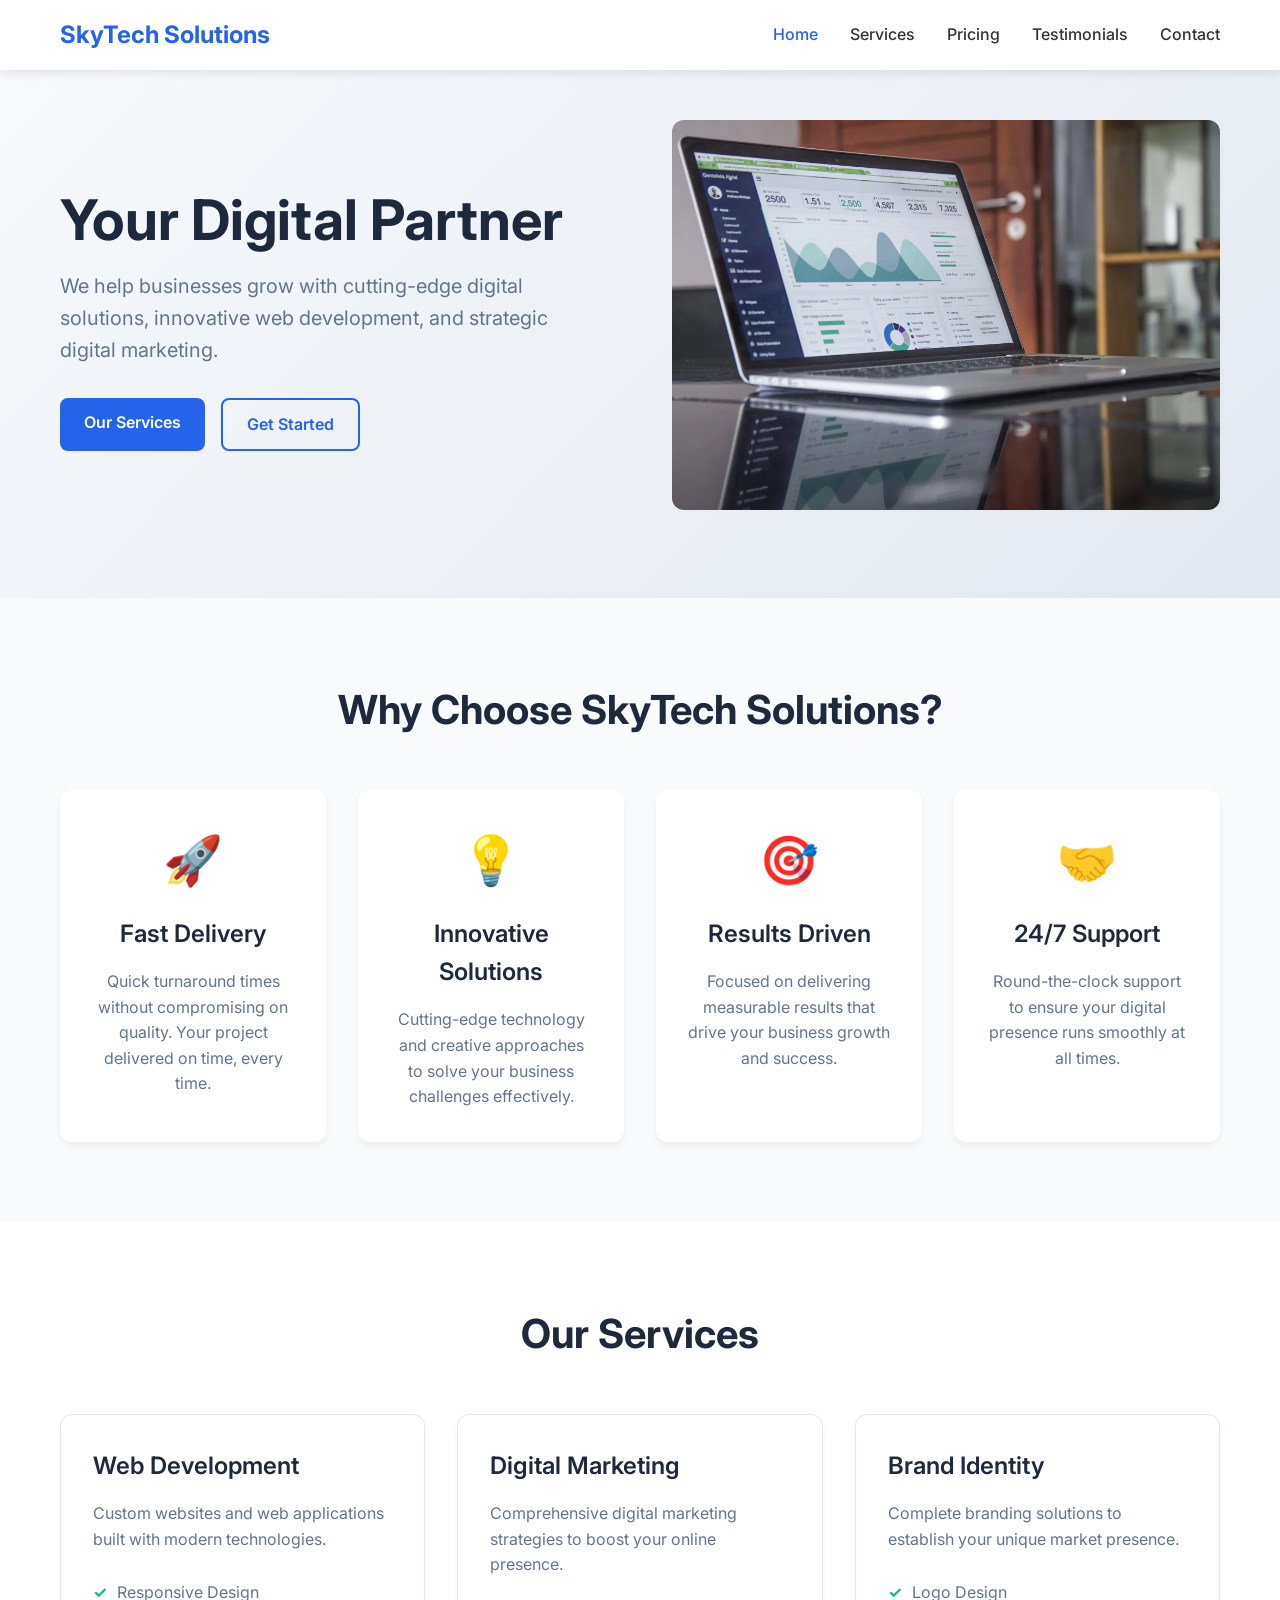
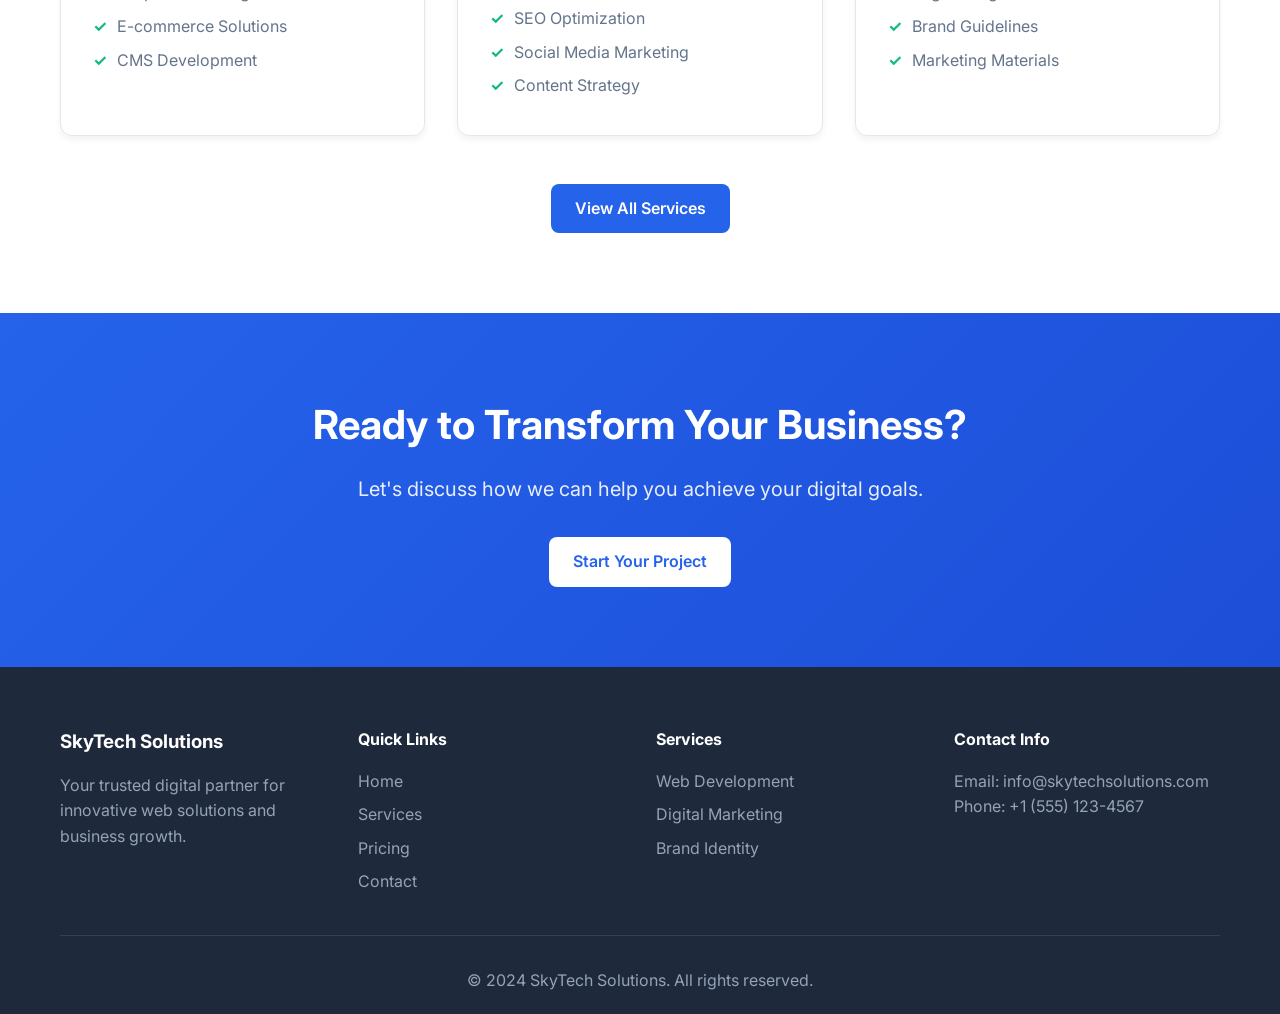
<file: index.html>
<!DOCTYPE html>
<html lang="en">
<head>
    <meta charset="UTF-8">
    <meta name="viewport" content="width=device-width, initial-scale=1.0">
    <title>SkyTech Solutions - Your Digital Partner</title>
    <link rel="stylesheet" href="styles.css">
    <link href="https://fonts.googleapis.com/css2?family=Inter:wght@300;400;500;600;700&display=swap" rel="stylesheet">
</head>
<body>
    <!-- Navigation -->
    <nav class="navbar" id="navbar">
        <div class="nav-container">
            <div class="nav-logo">
                <h2>SkyTech Solutions</h2>
            </div>
            <ul class="nav-menu" id="nav-menu">
                <li class="nav-item">
                    <a href="index.html" class="nav-link active">Home</a>
                </li>
                <li class="nav-item">
                    <a href="services.html" class="nav-link">Services</a>
                </li>
                <li class="nav-item">
                    <a href="pricing.html" class="nav-link">Pricing</a>
                </li>
                <li class="nav-item">
                    <a href="testimonials.html" class="nav-link">Testimonials</a>
                </li>
                <li class="nav-item">
                    <a href="contact.html" class="nav-link">Contact</a>
                </li>
            </ul>
            <div class="hamburger" id="hamburger">
                <span class="bar"></span>
                <span class="bar"></span>
                <span class="bar"></span>
            </div>
        </div>
    </nav>

    <!-- Hero Section -->
    <section class="hero">
        <div class="hero-container">
            <div class="hero-content">
                <h1 class="hero-title">Your Digital Partner</h1>
                <p class="hero-subtitle">We help businesses grow with cutting-edge digital solutions, innovative web development, and strategic digital marketing.</p>
                <div class="hero-buttons">
                    <a href="services.html" class="btn btn-primary">Our Services</a>
                    <a href="contact.html" class="btn btn-secondary">Get Started</a>
                </div>
            </div>
            <div class="hero-image">
                <img src="images/Digital Solutions.webp" alt="Digital Solutions">
            </div>
        </div>
    </section>

    <!-- Features Section -->
    <section class="features">
        <div class="container">
            <h2 class="section-title">Why Choose SkyTech Solutions?</h2>
            <div class="features-grid">
                <div class="feature-card">
                    <div class="feature-icon">🚀</div>
                    <h3>Fast Delivery</h3>
                    <p>Quick turnaround times without compromising on quality. Your project delivered on time, every time.</p>
                </div>
                <div class="feature-card">
                    <div class="feature-icon">💡</div>
                    <h3>Innovative Solutions</h3>
                    <p>Cutting-edge technology and creative approaches to solve your business challenges effectively.</p>
                </div>
                <div class="feature-card">
                    <div class="feature-icon">🎯</div>
                    <h3>Results Driven</h3>
                    <p>Focused on delivering measurable results that drive your business growth and success.</p>
                </div>
                <div class="feature-card">
                    <div class="feature-icon">🤝</div>
                    <h3>24/7 Support</h3>
                    <p>Round-the-clock support to ensure your digital presence runs smoothly at all times.</p>
                </div>
            </div>
        </div>
    </section>

    <!-- Services Preview -->
    <section class="services-preview">
        <div class="container">
            <h2 class="section-title">Our Services</h2>
            <div class="services-grid">
                <div class="service-card">
                    <h3>Web Development</h3>
                    <p>Custom websites and web applications built with modern technologies.</p>
                    <ul>
                        <li>Responsive Design</li>
                        <li>E-commerce Solutions</li>
                        <li>CMS Development</li>
                    </ul>
                </div>
                <div class="service-card">
                    <h3>Digital Marketing</h3>
                    <p>Comprehensive digital marketing strategies to boost your online presence.</p>
                    <ul>
                        <li>SEO Optimization</li>
                        <li>Social Media Marketing</li>
                        <li>Content Strategy</li>
                    </ul>
                </div>
                <div class="service-card">
                    <h3>Brand Identity</h3>
                    <p>Complete branding solutions to establish your unique market presence.</p>
                    <ul>
                        <li>Logo Design</li>
                        <li>Brand Guidelines</li>
                        <li>Marketing Materials</li>
                    </ul>
                </div>
            </div>
            <div class="text-center">
                <a href="services.html" class="btn btn-primary">View All Services</a>
            </div>
        </div>
    </section>

    <!-- CTA Section -->
    <section class="cta">
        <div class="container">
            <div class="cta-content">
                <h2>Ready to Transform Your Business?</h2>
                <p>Let's discuss how we can help you achieve your digital goals.</p>
                <a href="contact.html" class="btn btn-white">Start Your Project</a>
            </div>
        </div>
    </section>

    <!-- Footer -->
    <footer class="footer">
        <div class="container">
            <div class="footer-content">
                <div class="footer-section">
                    <h3>SkyTech Solutions</h3>
                    <p>Your trusted digital partner for innovative web solutions and business growth.</p>
                </div>
                <div class="footer-section">
                    <h4>Quick Links</h4>
                    <ul>
                        <li><a href="index.html">Home</a></li>
                        <li><a href="services.html">Services</a></li>
                        <li><a href="pricing.html">Pricing</a></li>
                        <li><a href="contact.html">Contact</a></li>
                    </ul>
                </div>
                <div class="footer-section">
                    <h4>Services</h4>
                    <ul>
                        <li><a href="services.html">Web Development</a></li>
                        <li><a href="services.html">Digital Marketing</a></li>
                        <li><a href="services.html">Brand Identity</a></li>
                    </ul>
                </div>
                <div class="footer-section">
                    <h4>Contact Info</h4>
                    <p>Email: info@skytechsolutions.com</p>
                    <p>Phone: +1 (555) 123-4567</p>
                </div>
            </div>
            <div class="footer-bottom">
                <p>&copy; 2024 SkyTech Solutions. All rights reserved.</p>
            </div>
        </div>
    </footer>
    <script src="script.js"></script>
</body>
</html>
</file>
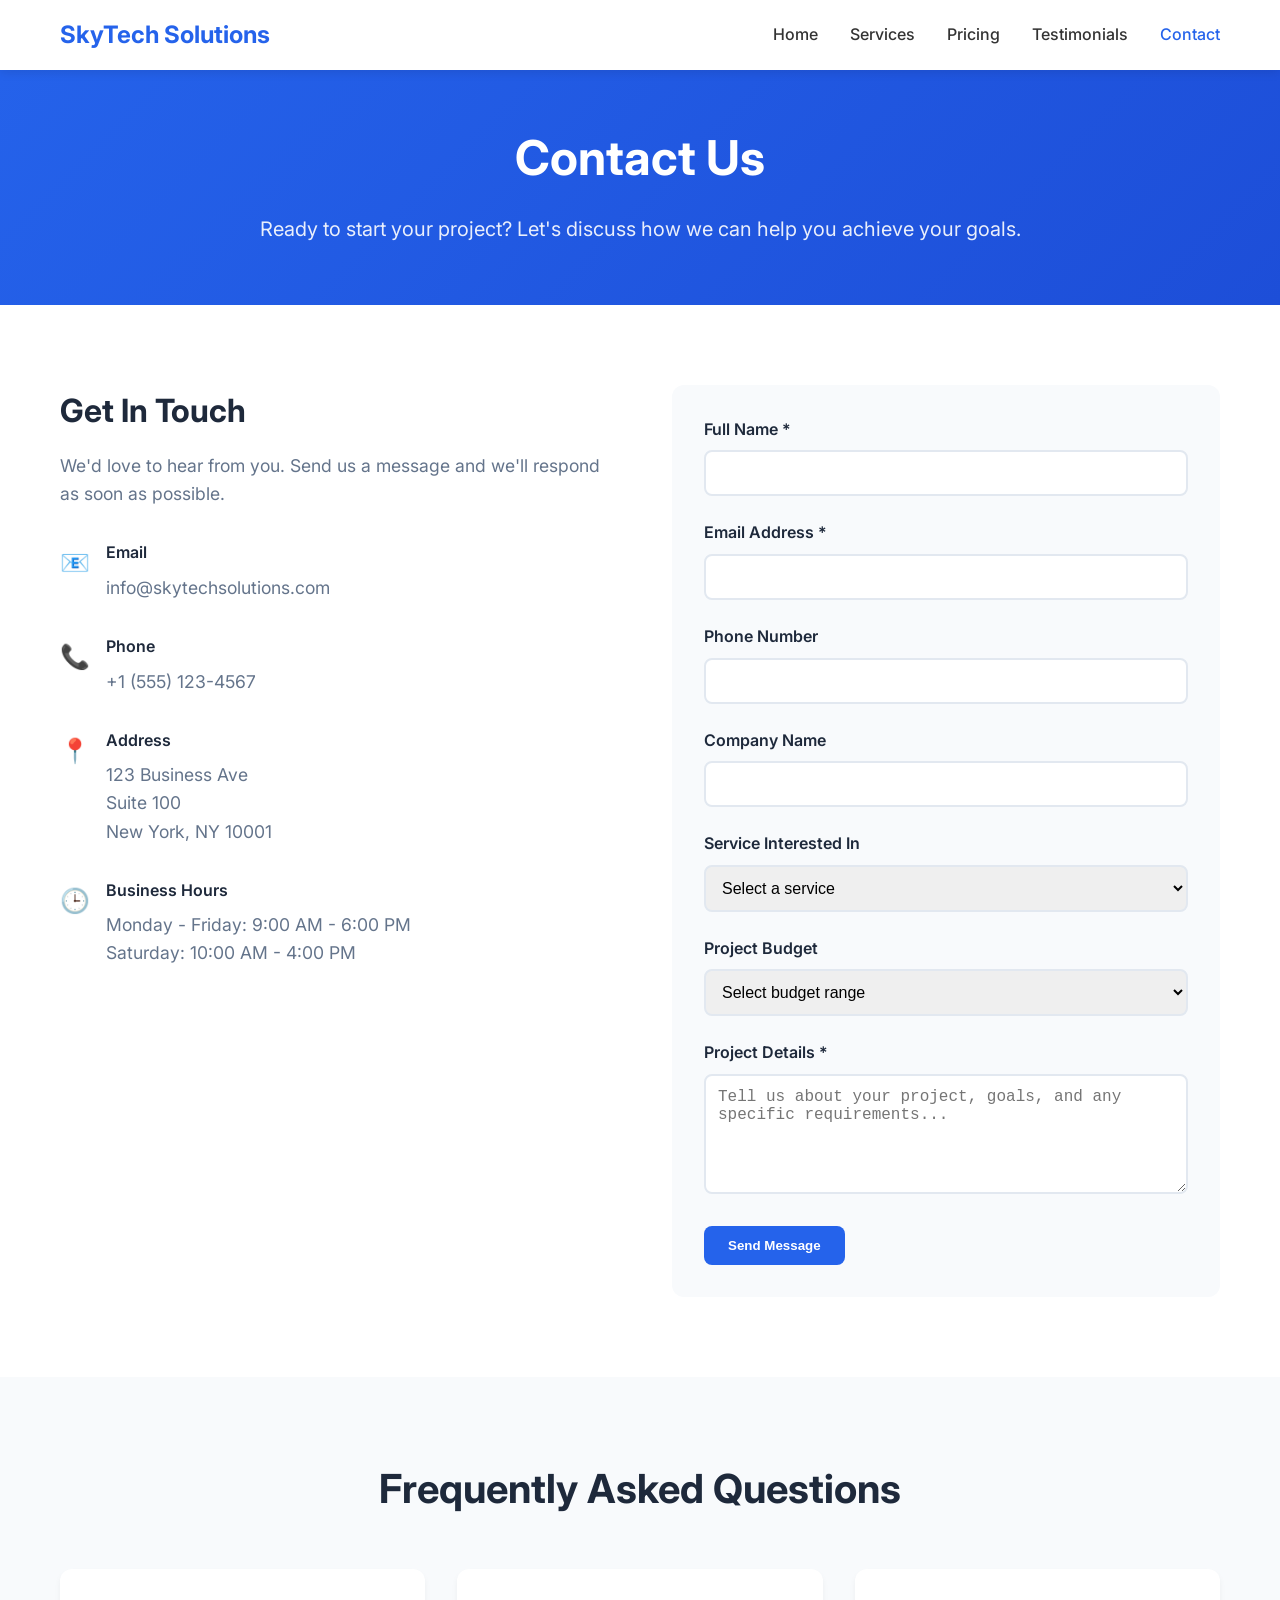
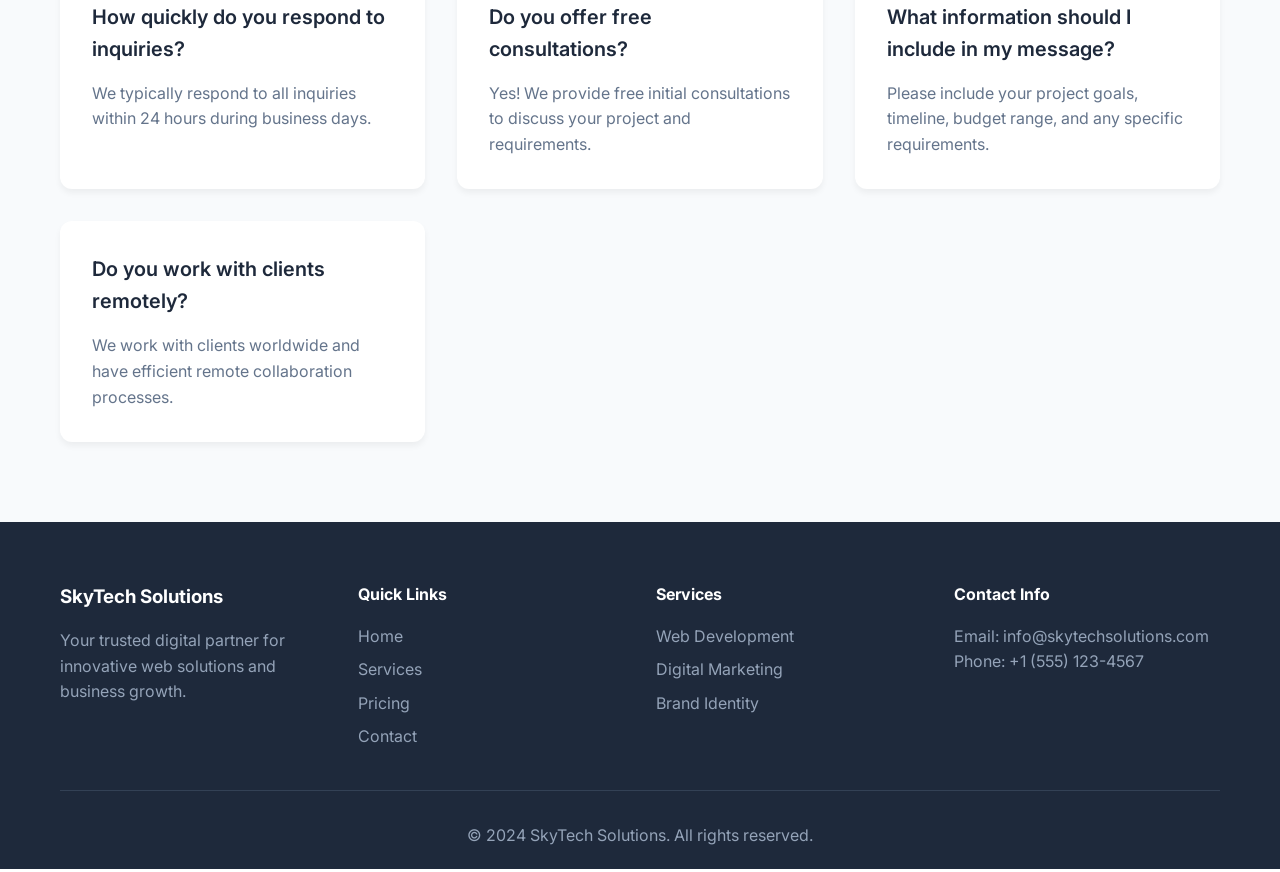
<file: contact.html>
<!DOCTYPE html>
<html lang="en">
<head>
    <meta charset="UTF-8">
    <meta name="viewport" content="width=device-width, initial-scale=1.0">
    <title>Contact - SkyTech Solutions</title>
    <link rel="stylesheet" href="styles.css">
    <link href="https://fonts.googleapis.com/css2?family=Inter:wght@300;400;500;600;700&display=swap" rel="stylesheet">
</head>
<body>
    <!-- Navigation -->
    <nav class="navbar" id="navbar">
        <div class="nav-container">
            <div class="nav-logo">
                <h2>SkyTech Solutions</h2>
            </div>
            <ul class="nav-menu" id="nav-menu">
                <li class="nav-item">
                    <a href="index.html" class="nav-link">Home</a>
                </li>
                <li class="nav-item">
                    <a href="services.html" class="nav-link">Services</a>
                </li>
                <li class="nav-item">
                    <a href="pricing.html" class="nav-link">Pricing</a>
                </li>
                <li class="nav-item">
                    <a href="testimonials.html" class="nav-link">Testimonials</a>
                </li>
                <li class="nav-item">
                    <a href="contact.html" class="nav-link active">Contact</a>
                </li>
            </ul>
            <div class="hamburger" id="hamburger">
                <span class="bar"></span>
                <span class="bar"></span>
                <span class="bar"></span>
            </div>
        </div>
    </nav>

    <!-- Page Header -->
    <section class="page-header">
        <div class="container">
            <h1>Contact Us</h1>
            <p>Ready to start your project? Let's discuss how we can help you achieve your goals.</p>
        </div>
    </section>

    <!-- Contact Section -->
    <section class="contact">
        <div class="container">
            <div class="contact-content">
                <div class="contact-info">
                    <h2>Get In Touch</h2>
                    <p>We'd love to hear from you. Send us a message and we'll respond as soon as possible.</p>
                    
                    <div class="contact-details">
                        <div class="contact-item">
                            <div class="contact-icon">📧</div>
                            <div class="contact-text">
                                <h4>Email</h4>
                                <p>info@skytechsolutions.com</p>
                            </div>
                        </div>
                        
                        <div class="contact-item">
                            <div class="contact-icon">📞</div>
                            <div class="contact-text">
                                <h4>Phone</h4>
                                <p>+1 (555) 123-4567</p>
                            </div>
                        </div>
                        
                        <div class="contact-item">
                            <div class="contact-icon">📍</div>
                            <div class="contact-text">
                                <h4>Address</h4>
                                <p>123 Business Ave<br>Suite 100<br>New York, NY 10001</p>
                            </div>
                        </div>
                        
                        <div class="contact-item">
                            <div class="contact-icon">🕒</div>
                            <div class="contact-text">
                                <h4>Business Hours</h4>
                                <p>Monday - Friday: 9:00 AM - 6:00 PM<br>Saturday: 10:00 AM - 4:00 PM</p>
                            </div>
                        </div>
                    </div>
                </div>
                
                <div class="contact-form">
                    <form id="contactForm">
                        <div class="form-group">
                            <label for="name">Full Name *</label>
                            <input type="text" id="name" name="name" required>
                        </div>
                        
                        <div class="form-group">
                            <label for="email">Email Address *</label>
                            <input type="email" id="email" name="email" required>
                        </div>
                        
                        <div class="form-group">
                            <label for="phone">Phone Number</label>
                            <input type="tel" id="phone" name="phone">
                        </div>
                        
                        <div class="form-group">
                            <label for="company">Company Name</label>
                            <input type="text" id="company" name="company">
                        </div>
                        
                        <div class="form-group">
                            <label for="service">Service Interested In</label>
                            <select id="service" name="service">
                                <option value="">Select a service</option>
                                <option value="web-development">Web Development</option>
                                <option value="digital-marketing">Digital Marketing</option>
                                <option value="brand-identity">Brand Identity</option>
                                <option value="e-commerce">E-commerce Solutions</option>
                                <option value="maintenance">Website Maintenance</option>
                                <option value="other">Other</option>
                            </select>
                        </div>
                        
                        <div class="form-group">
                            <label for="budget">Project Budget</label>
                            <select id="budget" name="budget">
                                <option value="">Select budget range</option>
                                <option value="under-1k">Under $1,000</option>
                                <option value="1k-5k">$1,000 - $5,000</option>
                                <option value="5k-10k">$5,000 - $10,000</option>
                                <option value="10k-plus">$10,000+</option>
                            </select>
                        </div>
                        
                        <div class="form-group">
                            <label for="message">Project Details *</label>
                            <textarea id="message" name="message" rows="5" placeholder="Tell us about your project, goals, and any specific requirements..." required></textarea>
                        </div>
                        
                        <button type="submit" class="btn btn-primary">Send Message</button>
                    </form>
                </div>
            </div>
        </div>
    </section>

    <!-- FAQ Section -->
    <section class="contact-faq">
        <div class="container">
            <h2 class="section-title">Frequently Asked Questions</h2>
            <div class="faq-grid">
                <div class="faq-item">
                    <h3>How quickly do you respond to inquiries?</h3>
                    <p>We typically respond to all inquiries within 24 hours during business days.</p>
                </div>
                <div class="faq-item">
                    <h3>Do you offer free consultations?</h3>
                    <p>Yes! We provide free initial consultations to discuss your project and requirements.</p>
                </div>
                <div class="faq-item">
                    <h3>What information should I include in my message?</h3>
                    <p>Please include your project goals, timeline, budget range, and any specific requirements.</p>
                </div>
                <div class="faq-item">
                    <h3>Do you work with clients remotely?</h3>
                    <p>We work with clients worldwide and have efficient remote collaboration processes.</p>
                </div>
            </div>
        </div>
    </section>

    <!-- Footer -->
    <footer class="footer">
        <div class="container">
            <div class="footer-content">
                <div class="footer-section">
                    <h3>SkyTech Solutions</h3>
                    <p>Your trusted digital partner for innovative web solutions and business growth.</p>
                </div>
                <div class="footer-section">
                    <h4>Quick Links</h4>
                    <ul>
                        <li><a href="index.html">Home</a></li>
                        <li><a href="services.html">Services</a></li>
                        <li><a href="pricing.html">Pricing</a></li>
                        <li><a href="contact.html">Contact</a></li>
                    </ul>
                </div>
                <div class="footer-section">
                    <h4>Services</h4>
                    <ul>
                        <li><a href="services.html">Web Development</a></li>
                        <li><a href="services.html">Digital Marketing</a></li>
                        <li><a href="services.html">Brand Identity</a></li>
                    </ul>
                </div>
                <div class="footer-section">
                    <h4>Contact Info</h4>
                    <p>Email: info@skytechsolutions.com</p>
                    <p>Phone: +1 (555) 123-4567</p>
                </div>
            </div>
            <div class="footer-bottom">
                <p>&copy; 2024 SkyTech Solutions. All rights reserved.</p>
            </div>
        </div>
    </footer>

    <script>
        // Simple form handling
        document.getElementById('contactForm').addEventListener('submit', function(e) {
            e.preventDefault();
            alert('Thank you for your message! We will get back to you soon.');
            this.reset();
        });
    </script>
    <script src="script.js"></script>
</body>
</html>
</file>
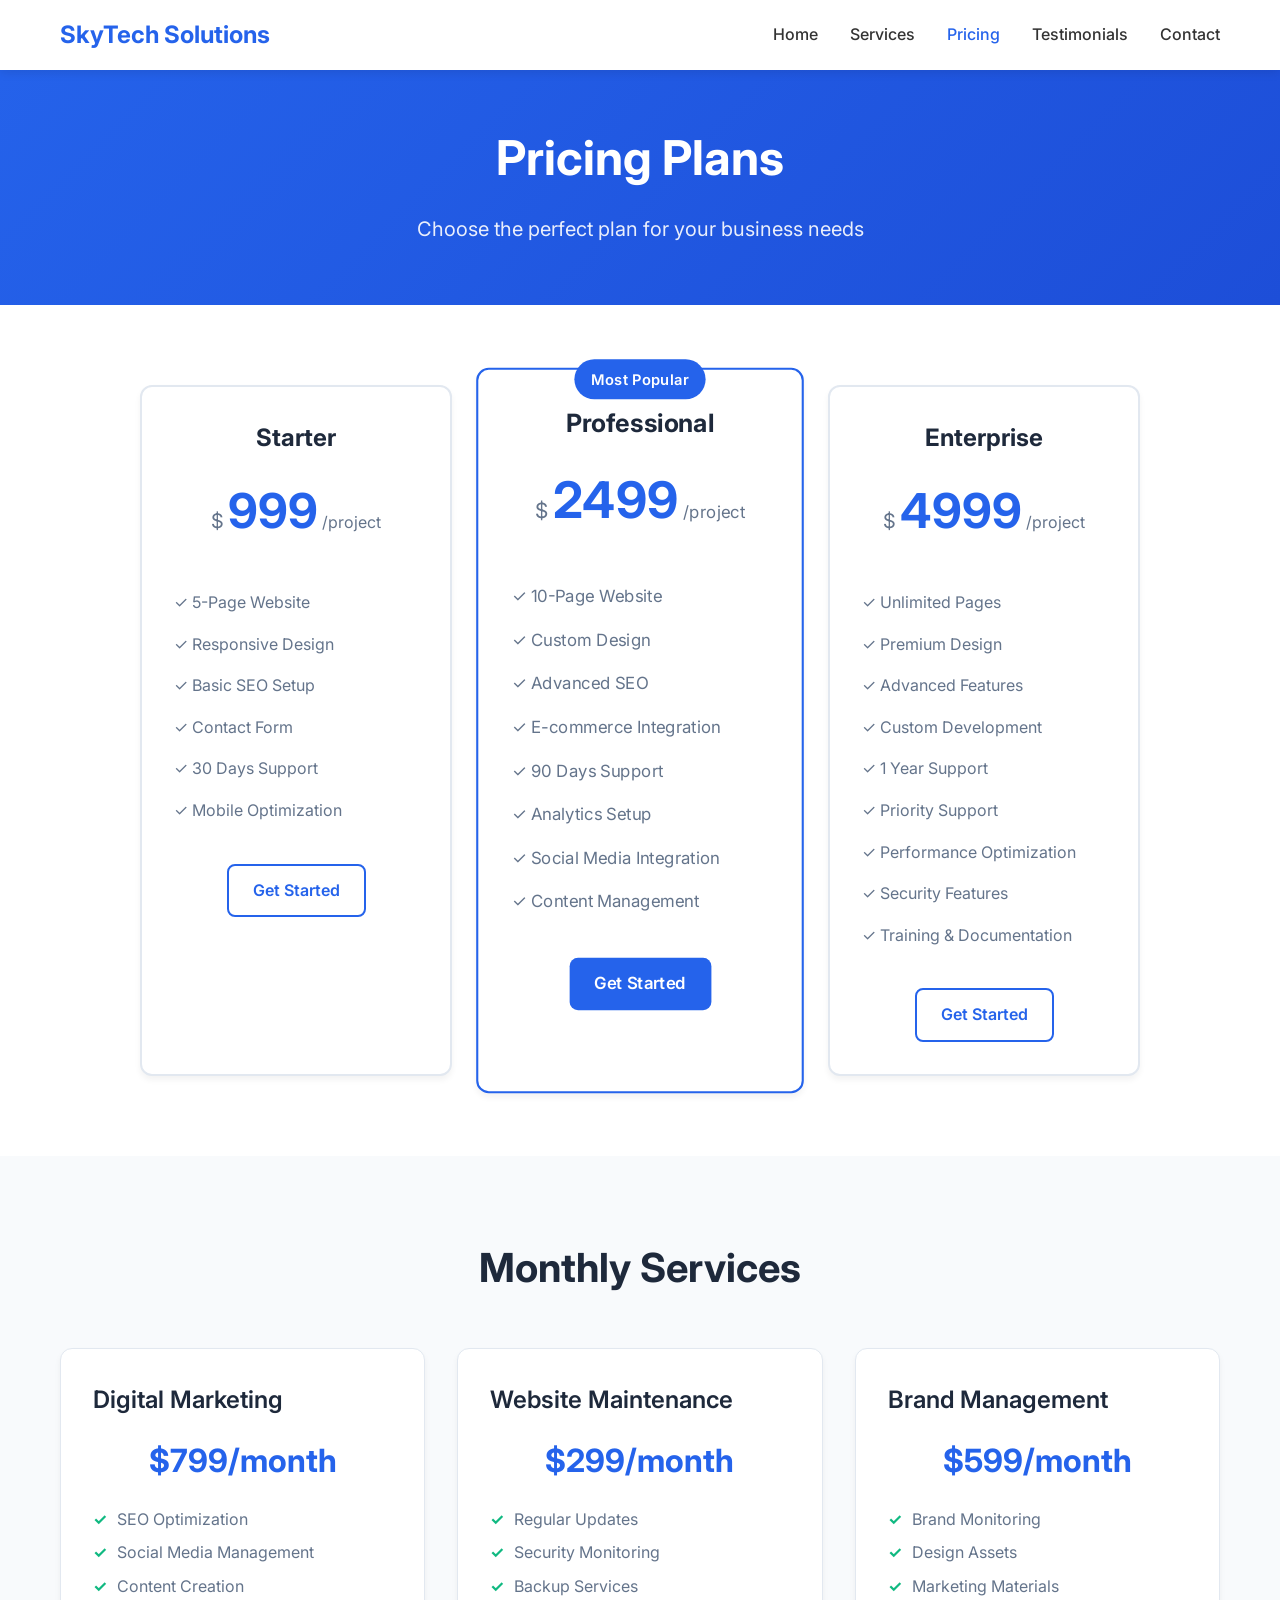
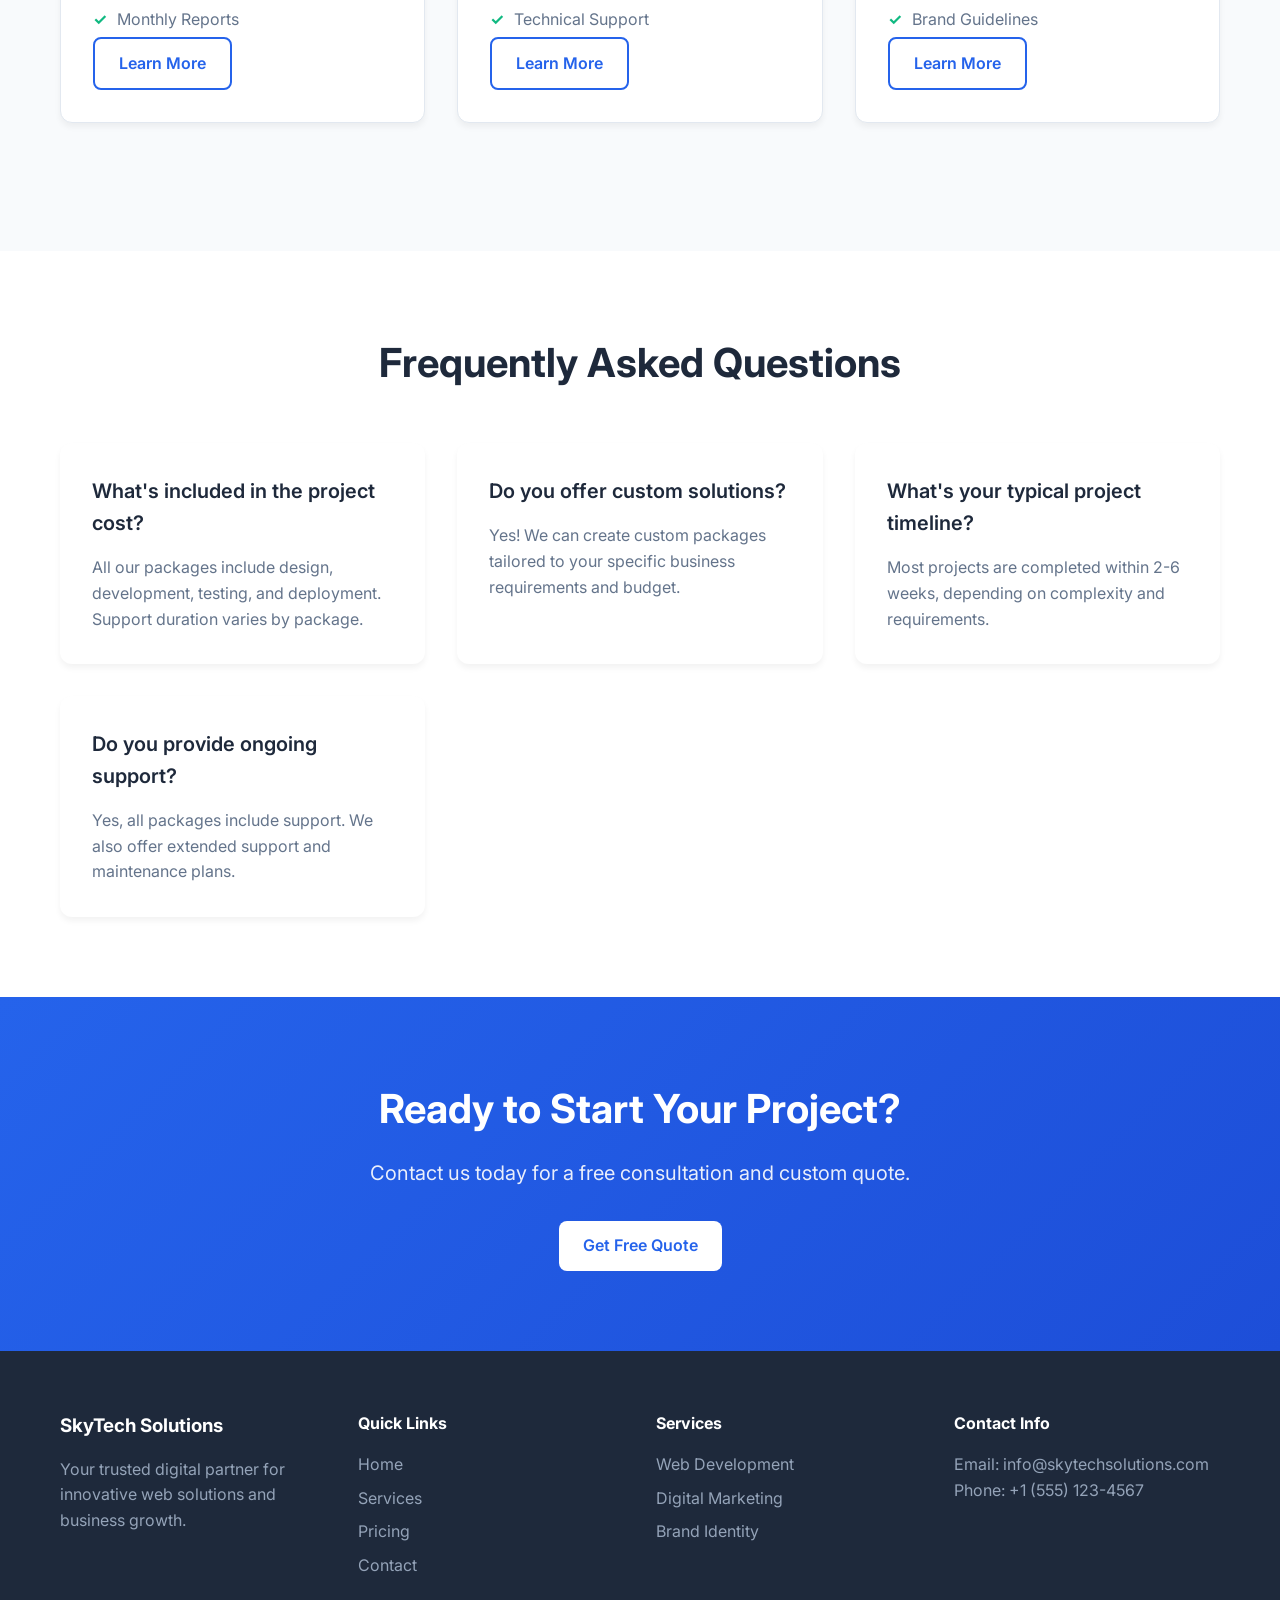
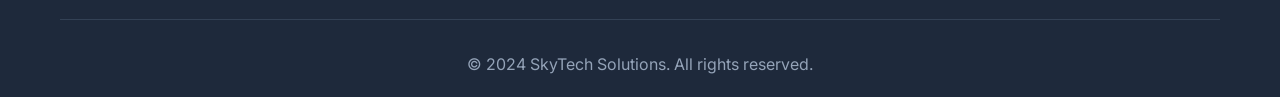
<file: pricing.html>
<!DOCTYPE html>
<html lang="en">
<head>
    <meta charset="UTF-8">
    <meta name="viewport" content="width=device-width, initial-scale=1.0">
    <title>Pricing - SkyTech Solutions</title>
    <link rel="stylesheet" href="styles.css">
    <link href="https://fonts.googleapis.com/css2?family=Inter:wght@300;400;500;600;700&display=swap" rel="stylesheet">
</head>
<body>
    <!-- Navigation -->
    <nav class="navbar" id="navbar">
        <div class="nav-container">
            <div class="nav-logo">
                <h2>SkyTech Solutions</h2>
            </div>
            <ul class="nav-menu" id="nav-menu">
                <li class="nav-item">
                    <a href="index.html" class="nav-link ">Home</a>
                </li>
                <li class="nav-item">
                    <a href="services.html" class="nav-link">Services</a>
                </li>
                <li class="nav-item">
                    <a href="pricing.html" class="nav-link active">Pricing</a>
                </li>
                <li class="nav-item">
                    <a href="testimonials.html" class="nav-link">Testimonials</a>
                </li>
                <li class="nav-item">
                    <a href="contact.html" class="nav-link">Contact</a>
                </li>
            </ul>
            <div class="hamburger" id="hamburger">
                <span class="bar"></span>
                <span class="bar"></span>
                <span class="bar"></span>
            </div>
        </div>
    </nav>

    <!-- Page Header -->
    <section class="page-header">
        <div class="container">
            <h1>Pricing Plans</h1>
            <p>Choose the perfect plan for your business needs</p>
        </div>
    </section>

    <!-- Pricing Section -->
    <section class="pricing">
        <div class="container">
            <div class="pricing-grid">
                <div class="pricing-card">
                    <div class="pricing-header">
                        <h3>Starter</h3>
                        <div class="price">
                            <span class="currency">$</span>
                            <span class="amount">999</span>
                            <span class="period">/project</span>
                        </div>
                    </div>
                    <div class="pricing-features">
                        <ul>
                            <li>&#10003; 5-Page Website</li>
                            <li>&#10003; Responsive Design</li>
                            <li>&#10003; Basic SEO Setup</li>
                            <li>&#10003; Contact Form</li>
                            <li>&#10003; 30 Days Support</li>
                            <li>&#10003; Mobile Optimization</li>
                        </ul>
                    </div>
                    <div class="pricing-footer">
                        <a href="contact.html" class="btn btn-outline">Get Started</a>
                    </div>
                </div>

                <div class="pricing-card featured">
                    <div class="popular-badge">Most Popular</div>
                    <div class="pricing-header">
                        <h3>Professional</h3>
                        <div class="price">
                            <span class="currency">$</span>
                            <span class="amount">2499</span>
                            <span class="period">/project</span>
                        </div>
                    </div>
                    <div class="pricing-features">
                        <ul>
                            <li>&#10003; 10-Page Website</li>
                            <li>&#10003; Custom Design</li>
                            <li>&#10003; Advanced SEO</li>
                            <li>&#10003; E-commerce Integration</li>
                            <li>&#10003; 90 Days Support</li>
                            <li>&#10003; Analytics Setup</li>
                            <li>&#10003; Social Media Integration</li>
                            <li>&#10003; Content Management</li>
                        </ul>
                    </div>
                    <div class="pricing-footer">
                        <a href="contact.html" class="btn btn-primary">Get Started</a>
                    </div>
                </div>

                <div class="pricing-card">
                    <div class="pricing-header">
                        <h3>Enterprise</h3>
                        <div class="price">
                            <span class="currency">$</span>
                            <span class="amount">4999</span>
                            <span class="period">/project</span>
                        </div>
                    </div>
                    <div class="pricing-features">
                        <ul>
                            <li>&#10003; Unlimited Pages</li>
                            <li>&#10003; Premium Design</li>
                            <li>&#10003; Advanced Features</li>
                            <li>&#10003; Custom Development</li>
                            <li>&#10003; 1 Year Support</li>
                            <li>&#10003; Priority Support</li>
                            <li>&#10003; Performance Optimization</li>
                            <li>&#10003; Security Features</li>
                            <li>&#10003; Training & Documentation</li>
                        </ul>
                    </div>
                    <div class="pricing-footer">
                        <a href="contact.html" class="btn btn-outline">Get Started</a>
                    </div>
                </div>
            </div>
        </div>
    </section>

    <!-- Monthly Services -->
    <section class="monthly-services">
        <div class="container">
            <h2 class="section-title">Monthly Services</h2>
            <div class="services-grid">
                <div class="service-card">
                    <h3>Digital Marketing</h3>
                    <div class="service-price">$799/month</div>
                    <ul>
                        <li>SEO Optimization</li>
                        <li>Social Media Management</li>
                        <li>Content Creation</li>
                        <li>Monthly Reports</li>
                    </ul>
                    <a href="contact.html" class="btn btn-outline">Learn More</a>
                </div>
                <div class="service-card">
                    <h3>Website Maintenance</h3>
                    <div class="service-price">$299/month</div>
                    <ul>
                        <li>Regular Updates</li>
                        <li>Security Monitoring</li>
                        <li>Backup Services</li>
                        <li>Technical Support</li>
                    </ul>
                    <a href="contact.html" class="btn btn-outline">Learn More</a>
                </div>
                <div class="service-card">
                    <h3>Brand Management</h3>
                    <div class="service-price">$599/month</div>
                    <ul>
                        <li>Brand Monitoring</li>
                        <li>Design Assets</li>
                        <li>Marketing Materials</li>
                        <li>Brand Guidelines</li>
                    </ul>
                    <a href="contact.html" class="btn btn-outline">Learn More</a>
                </div>
            </div>
        </div>
    </section>

    <!-- FAQ Section -->
    <section class="faq">
        <div class="container">
            <h2 class="section-title">Frequently Asked Questions</h2>
            <div class="faq-grid">
                <div class="faq-item">
                    <h3>What's included in the project cost?</h3>
                    <p>All our packages include design, development, testing, and deployment. Support duration varies by package.</p>
                </div>
                <div class="faq-item">
                    <h3>Do you offer custom solutions?</h3>
                    <p>Yes! We can create custom packages tailored to your specific business requirements and budget.</p>
                </div>
                <div class="faq-item">
                    <h3>What's your typical project timeline?</h3>
                    <p>Most projects are completed within 2-6 weeks, depending on complexity and requirements.</p>
                </div>
                <div class="faq-item">
                    <h3>Do you provide ongoing support?</h3>
                    <p>Yes, all packages include support. We also offer extended support and maintenance plans.</p>
                </div>
            </div>
        </div>
    </section>

    <!-- CTA Section -->
    <section class="cta">
        <div class="container">
            <div class="cta-content">
                <h2>Ready to Start Your Project?</h2>
                <p>Contact us today for a free consultation and custom quote.</p>
                <a href="contact.html" class="btn btn-white">Get Free Quote</a>
            </div>
        </div>
    </section>

    <!-- Footer -->
    <footer class="footer">
        <div class="container">
            <div class="footer-content">
                <div class="footer-section">
                    <h3>SkyTech Solutions</h3>
                    <p>Your trusted digital partner for innovative web solutions and business growth.</p>
                </div>
                <div class="footer-section">
                    <h4>Quick Links</h4>
                    <ul>
                        <li><a href="index.html">Home</a></li>
                        <li><a href="services.html">Services</a></li>
                        <li><a href="pricing.html">Pricing</a></li>
                        <li><a href="contact.html">Contact</a></li>
                    </ul>
                </div>
                <div class="footer-section">
                    <h4>Services</h4>
                    <ul>
                        <li><a href="services.html">Web Development</a></li>
                        <li><a href="services.html">Digital Marketing</a></li>
                        <li><a href="services.html">Brand Identity</a></li>
                    </ul>
                </div>
                <div class="footer-section">
                    <h4>Contact Info</h4>
                    <p>Email: info@skytechsolutions.com</p>
                    <p>Phone: +1 (555) 123-4567</p>
                </div>
            </div>
            <div class="footer-bottom">
                <p>&copy; 2024 SkyTech Solutions. All rights reserved.</p>
            </div>
        </div>
    </footer>
    <script src="script.js"></script>
</body>
</html>
</file>
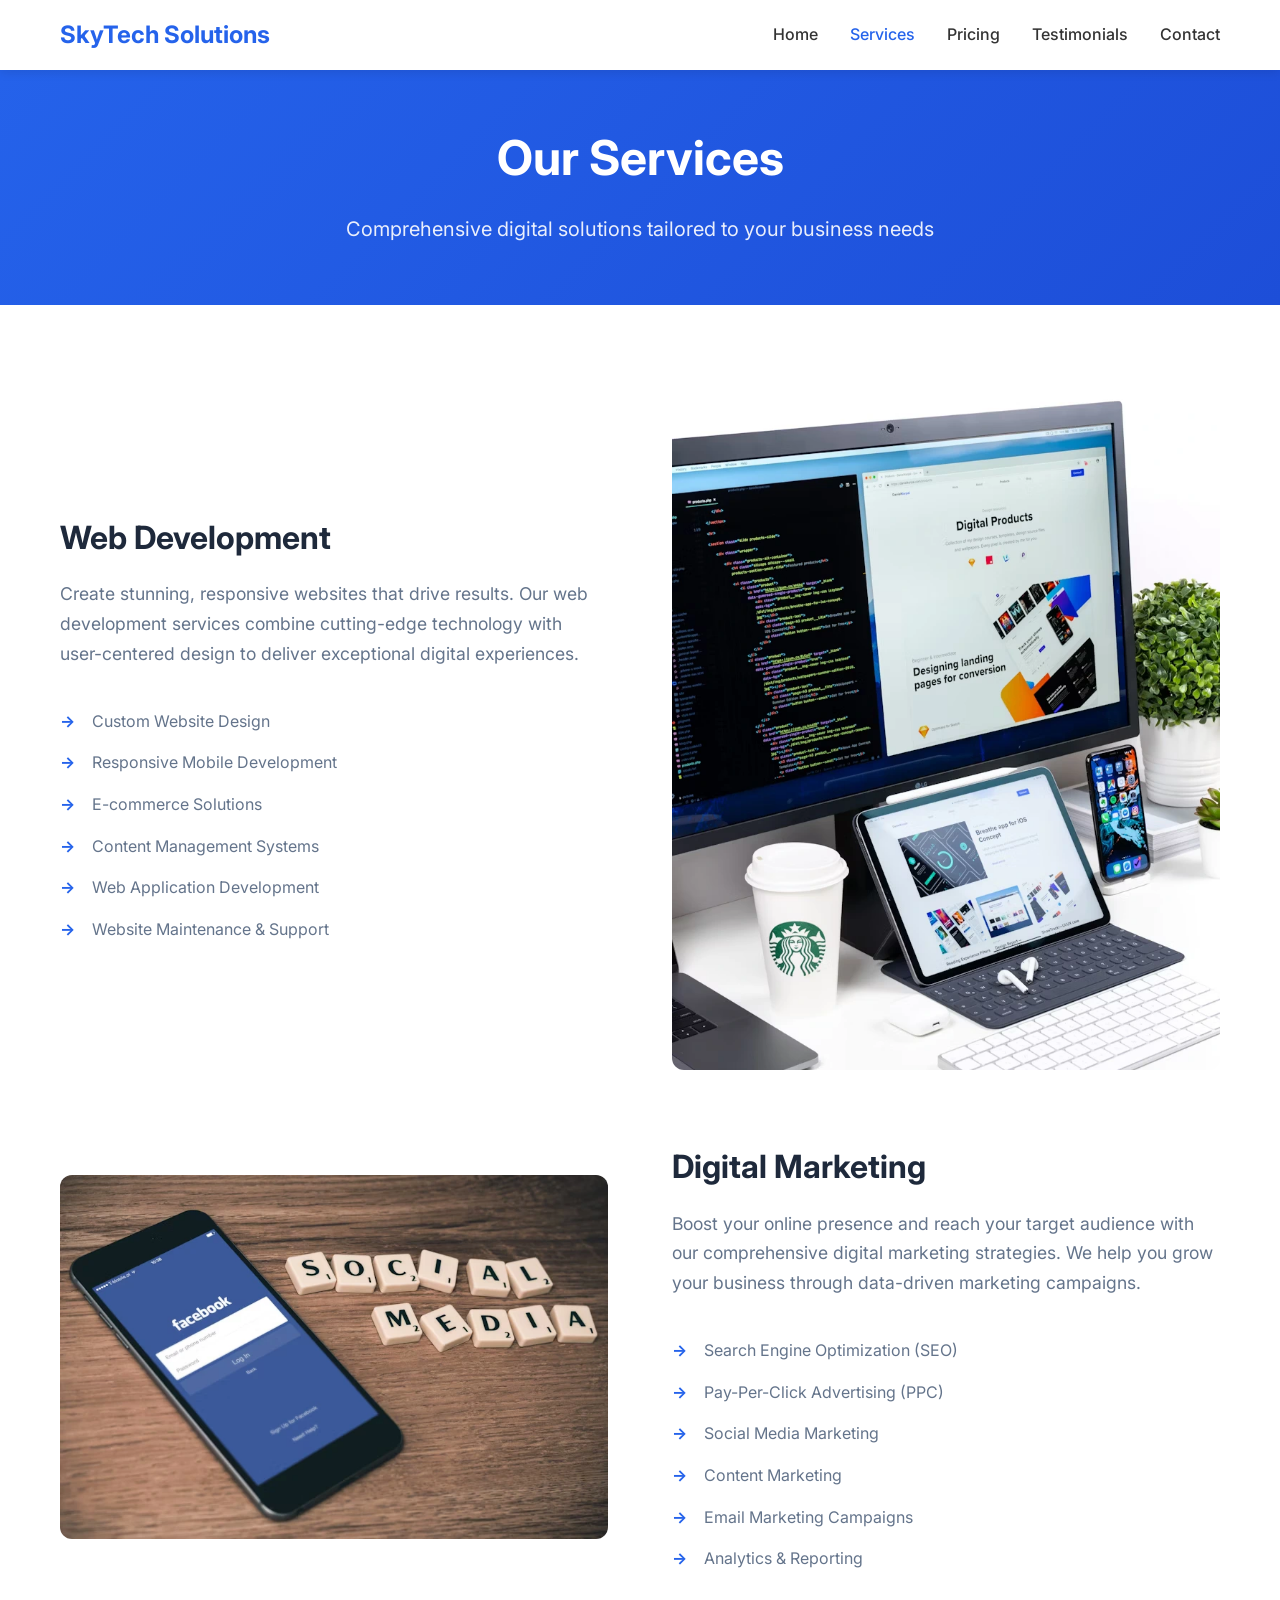
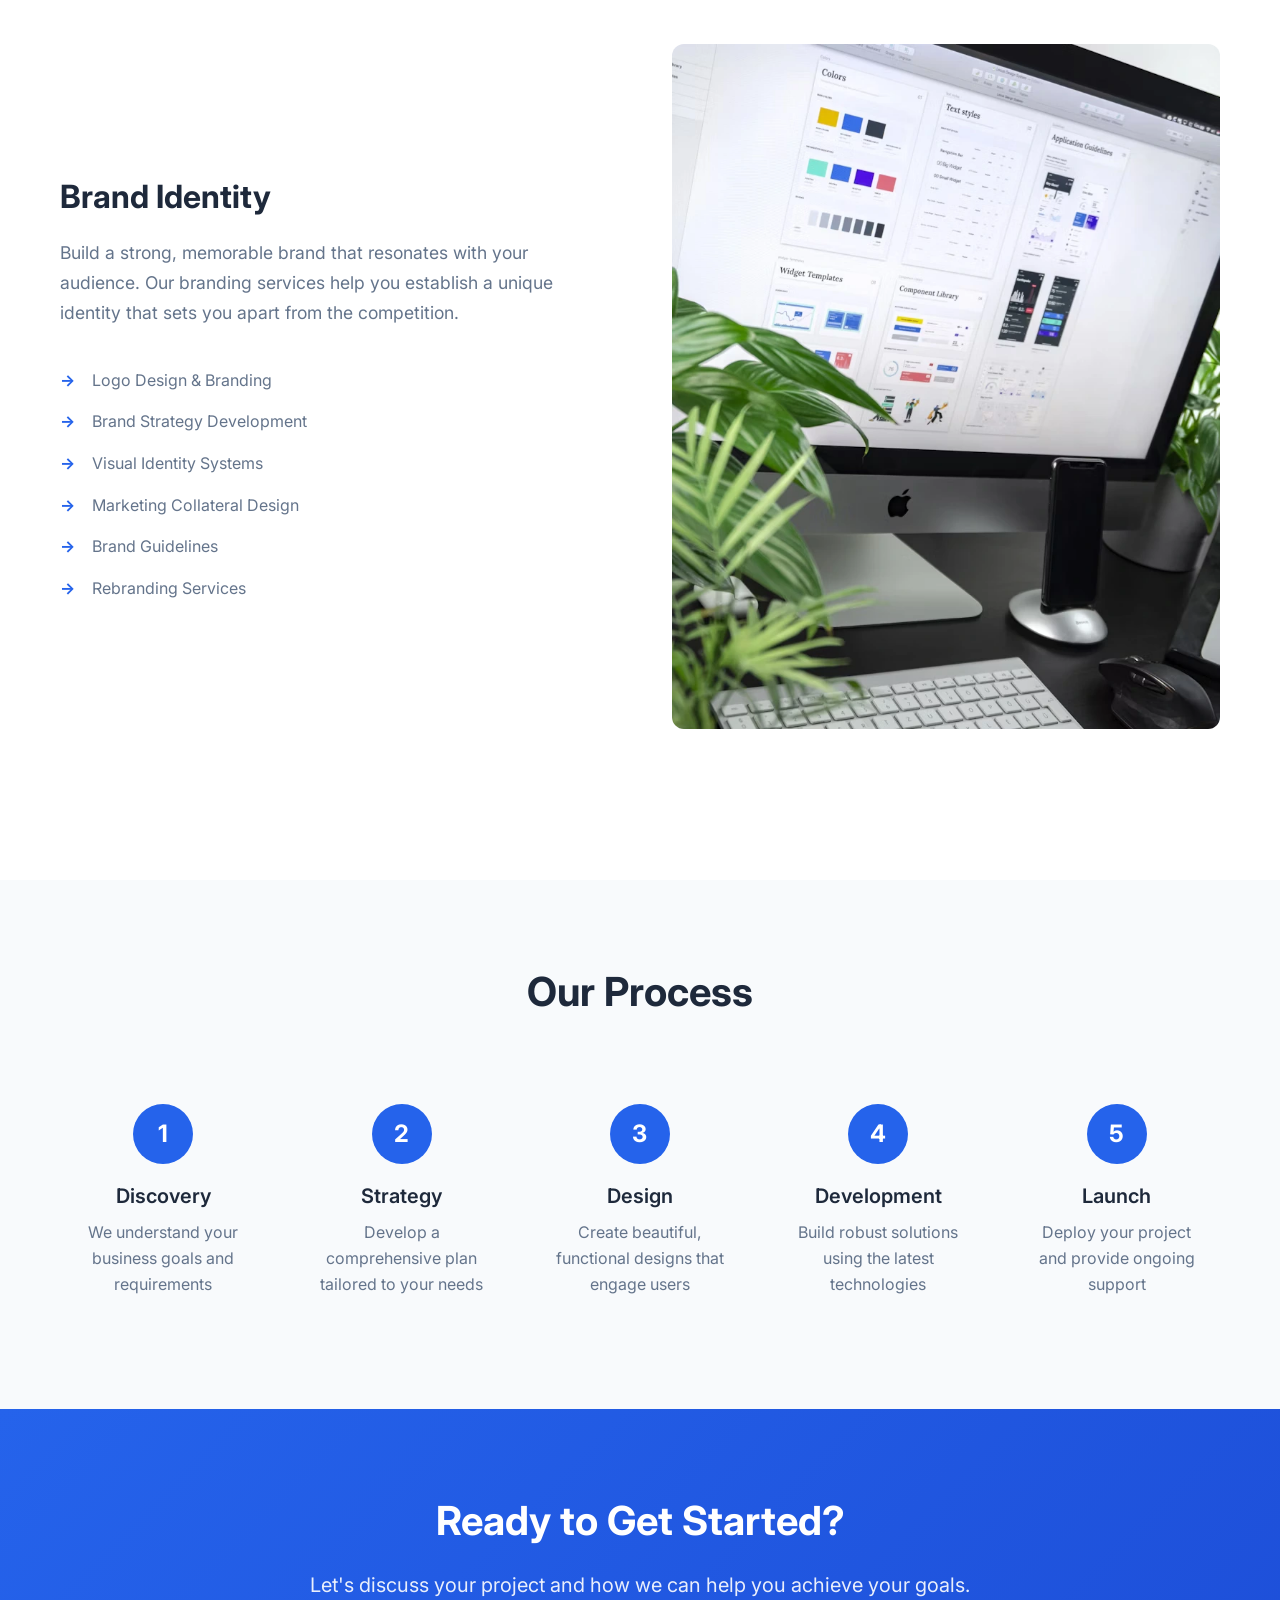
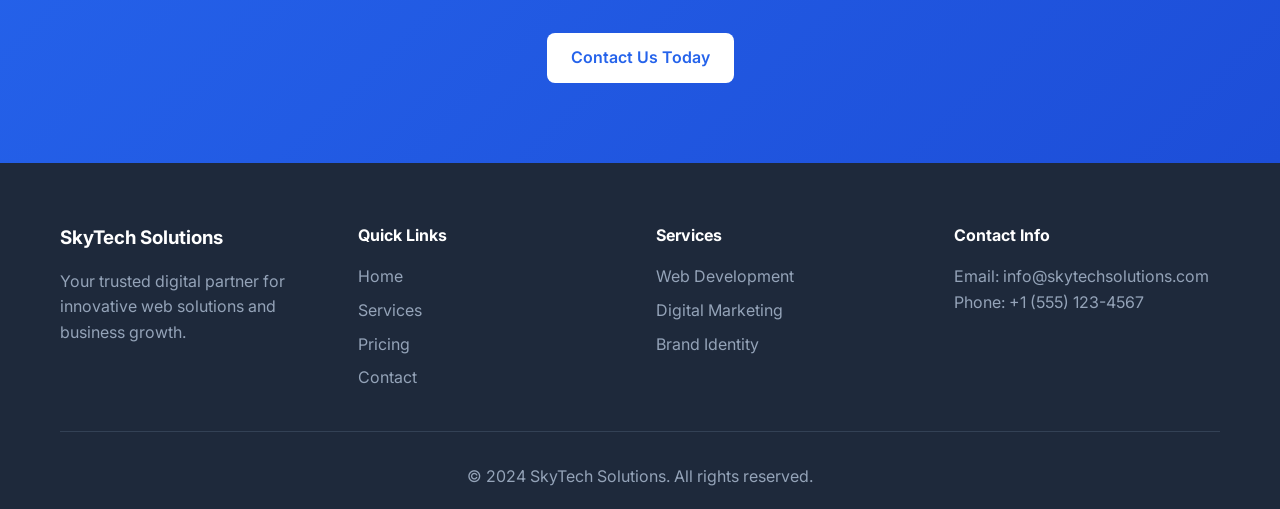
<file: services.html>
<!DOCTYPE html>
<html lang="en">
<head>
    <meta charset="UTF-8">
    <meta name="viewport" content="width=device-width, initial-scale=1.0">
    <title>Services - SkyTech Solutions</title>
    <link rel="stylesheet" href="styles.css">
    <link href="https://fonts.googleapis.com/css2?family=Inter:wght@300;400;500;600;700&display=swap" rel="stylesheet">
</head>
<body>
    <!-- Navigation -->
    <nav class="navbar" id="navbar">
        <div class="nav-container">
            <div class="nav-logo">
                <h2>SkyTech Solutions</h2>
            </div>
            <ul class="nav-menu" id="nav-menu">
                <li class="nav-item">
                    <a href="index.html" class="nav-link">Home</a>
                </li>
                <li class="nav-item">
                    <a href="services.html" class="nav-link active">Services</a>
                </li>
                <li class="nav-item">
                    <a href="pricing.html" class="nav-link">Pricing</a>
                </li>
                <li class="nav-item">
                    <a href="testimonials.html" class="nav-link">Testimonials</a>
                </li>
                <li class="nav-item">
                    <a href="contact.html" class="nav-link">Contact</a>
                </li>
            </ul>
            <div class="hamburger" id="hamburger">
                <span class="bar"></span>
                <span class="bar"></span>
                <span class="bar"></span>
            </div>
        </div>
    </nav>

    <!-- Page Header -->
    <section class="page-header">
        <div class="container">
            <h1>Our Services</h1>
            <p>Comprehensive digital solutions tailored to your business needs</p>
        </div>
    </section>

    <!-- Services Section -->
    <section class="services-detailed">
        <div class="container">
            <div class="service-detail">
                <div class="service-content">
                    <h2>Web Development</h2>
                    <p>Create stunning, responsive websites that drive results. Our web development services combine cutting-edge technology with user-centered design to deliver exceptional digital experiences.</p>
                    <ul class="service-features">
                        <li>Custom Website Design</li>
                        <li>Responsive Mobile Development</li>
                        <li>E-commerce Solutions</li>
                        <li>Content Management Systems</li>
                        <li>Web Application Development</li>
                        <li>Website Maintenance & Support</li>
                    </ul>
                </div>
                <div class="service-image">
                    <img src="images/Web Development.webp" alt="Web Development">
                </div>
            </div>

            <div class="service-detail reverse">
                <div class="service-content">
                    <h2>Digital Marketing</h2>
                    <p>Boost your online presence and reach your target audience with our comprehensive digital marketing strategies. We help you grow your business through data-driven marketing campaigns.</p>
                    <ul class="service-features">
                        <li>Search Engine Optimization (SEO)</li>
                        <li>Pay-Per-Click Advertising (PPC)</li>
                        <li>Social Media Marketing</li>
                        <li>Content Marketing</li>
                        <li>Email Marketing Campaigns</li>
                        <li>Analytics & Reporting</li>
                    </ul>
                </div>
                <div class="service-image">
                    <img src="images/Digital Marketing.webp" alt="Digital Marketing">
                </div>
            </div>

            <div class="service-detail">
                <div class="service-content">
                    <h2>Brand Identity</h2>
                    <p>Build a strong, memorable brand that resonates with your audience. Our branding services help you establish a unique identity that sets you apart from the competition.</p>
                    <ul class="service-features">
                        <li>Logo Design & Branding</li>
                        <li>Brand Strategy Development</li>
                        <li>Visual Identity Systems</li>
                        <li>Marketing Collateral Design</li>
                        <li>Brand Guidelines</li>
                        <li>Rebranding Services</li>
                    </ul>
                </div>
                <div class="service-image">
                    <img src="images/Brand Identity.webp" alt="Brand Identity">
                </div>
            </div>
        </div>
    </section>

    <!-- Process Section -->
    <section class="process">
        <div class="container">
            <h2 class="section-title">Our Process</h2>
            <div class="process-steps">
                <div class="process-step">
                    <div class="step-number">1</div>
                    <h3>Discovery</h3>
                    <p>We understand your business goals and requirements</p>
                </div>
                <div class="process-step">
                    <div class="step-number">2</div>
                    <h3>Strategy</h3>
                    <p>Develop a comprehensive plan tailored to your needs</p>
                </div>
                <div class="process-step">
                    <div class="step-number">3</div>
                    <h3>Design</h3>
                    <p>Create beautiful, functional designs that engage users</p>
                </div>
                <div class="process-step">
                    <div class="step-number">4</div>
                    <h3>Development</h3>
                    <p>Build robust solutions using the latest technologies</p>
                </div>
                <div class="process-step">
                    <div class="step-number">5</div>
                    <h3>Launch</h3>
                    <p>Deploy your project and provide ongoing support</p>
                </div>
            </div>
        </div>
    </section>

    <!-- CTA Section -->
    <section class="cta">
        <div class="container">
            <div class="cta-content">
                <h2>Ready to Get Started?</h2>
                <p>Let's discuss your project and how we can help you achieve your goals.</p>
                <a href="contact.html" class="btn btn-white">Contact Us Today</a>
            </div>
        </div>
    </section>

    <!-- Footer -->
    <footer class="footer">
        <div class="container">
            <div class="footer-content">
                <div class="footer-section">
                    <h3>SkyTech Solutions</h3>
                    <p>Your trusted digital partner for innovative web solutions and business growth.</p>
                </div>
                <div class="footer-section">
                    <h4>Quick Links</h4>
                    <ul>
                        <li><a href="index.html">Home</a></li>
                        <li><a href="services.html">Services</a></li>
                        <li><a href="pricing.html">Pricing</a></li>
                        <li><a href="contact.html">Contact</a></li>
                    </ul>
                </div>
                <div class="footer-section">
                    <h4>Services</h4>
                    <ul>
                        <li><a href="services.html">Web Development</a></li>
                        <li><a href="services.html">Digital Marketing</a></li>
                        <li><a href="services.html">Brand Identity</a></li>
                    </ul>
                </div>
                <div class="footer-section">
                    <h4>Contact Info</h4>
                    <p>Email: info@skytechsolutions.com</p>
                    <p>Phone: +1 (555) 123-4567</p>
                </div>
            </div>
            <div class="footer-bottom">
                <p>&copy; 2024 SkyTech Solutions. All rights reserved.</p>
            </div>
        </div>
    </footer>
    <script src="script.js"></script>
</body>
</html>
</file>
<file: styles.css>
/* Reset and Base Styles */
* {
  margin: 0;
  padding: 0;
  box-sizing: border-box;
}

body {
  font-family: "Inter", sans-serif;
  line-height: 1.6;
  color: #333;
  background-color: #fff;
}

.container {
  max-width: 1200px;
  margin: 0 auto;
  padding: 0 20px;
}

/* Navigation */
.navbar {
  background: #fff;
  box-shadow: 0 2px 10px rgba(0, 0, 0, 0.1);
  position: fixed;
  width: 100%;
  top: 0;
  z-index: 1000;
}

.nav-container {
  max-width: 1200px;
  margin: 0 auto;
  padding: 0 20px;
  display: flex;
  justify-content: space-between;
  align-items: center;
  height: 70px;
}

.nav-logo h2 {
  color: #2563eb;
  font-weight: 700;
}

.nav-menu {
  display: flex;
  list-style: none;
  gap: 2rem;
}

.nav-link {
  text-decoration: none;
  color: #333;
  font-weight: 500;
  transition: color 0.3s ease;
}

.nav-link:hover,
.nav-link.active {
  color: #2563eb;
}

.hamburger {
  display: none;
  flex-direction: column;
  cursor: pointer;
}

.bar {
  width: 25px;
  height: 3px;
  background-color: #333;
  margin: 3px 0;
  transition: 0.3s;
}

/* Hero Section */
.hero {
  padding: 120px 0 80px;
  background: linear-gradient(135deg, #f8fafc 0%, #e2e8f0 100%);
}

.hero-container {
  max-width: 1200px;
  margin: 0 auto;
  padding: 0 20px;
  display: grid;
  grid-template-columns: 1fr 1fr;
  gap: 4rem;
  align-items: center;
}

.hero-title {
  font-size: 3.5rem;
  font-weight: 700;
  color: #1e293b;
  margin-bottom: 1rem;
  line-height: 1.2;
}

.hero-subtitle {
  font-size: 1.25rem;
  color: #64748b;
  margin-bottom: 2rem;
  line-height: 1.6;
}

.hero-buttons {
  display: flex;
  gap: 1rem;
}

.btn {
  padding: 12px 24px;
  border-radius: 8px;
  text-decoration: none;
  font-weight: 600;
  transition: all 0.3s ease;
  display: inline-block;
  text-align: center;
  border: none;
  cursor: pointer;
}

.btn-primary {
  background: #2563eb;
  color: white;
}

.btn-primary:hover {
  background: #1d4ed8;
  transform: translateY(-2px);
}

.btn-secondary {
  background: transparent;
  color: #2563eb;
  border: 2px solid #2563eb;
}

.btn-secondary:hover {
  background: #2563eb;
  color: white;
}

.btn-outline {
  background: transparent;
  color: #2563eb;
  border: 2px solid #2563eb;
}

.btn-outline:hover {
  background: #2563eb;
  color: white;
}

.btn-white {
  background: white;
  color: #2563eb;
}

.btn-white:hover {
  background: #f1f5f9;
  transform: translateY(-2px);
}

.hero-image img {
  width: 100%;
  height: auto;
  border-radius: 12px;
}

/* Page Header */
.page-header {
  padding: 120px 0 60px;
  background: linear-gradient(135deg, #2563eb 0%, #1d4ed8 100%);
  color: white;
  text-align: center;
}

.page-header h1 {
  font-size: 3rem;
  font-weight: 700;
  margin-bottom: 1rem;
}

.page-header p {
  font-size: 1.25rem;
  opacity: 0.9;
}

/* Features Section */
.features {
  padding: 80px 0;
  background: #f8fafc;
}

.section-title {
  text-align: center;
  font-size: 2.5rem;
  font-weight: 700;
  color: #1e293b;
  margin-bottom: 3rem;
}

.features-grid {
  display: grid;
  grid-template-columns: repeat(auto-fit, minmax(250px, 1fr));
  gap: 2rem;
}

.feature-card {
  background: white;
  padding: 2rem;
  border-radius: 12px;
  text-align: center;
  box-shadow: 0 4px 6px rgba(0, 0, 0, 0.05);
  transition: transform 0.3s ease;
}

.feature-card:hover {
  transform: translateY(-5px);
}

.feature-icon {
  font-size: 3rem;
  margin-bottom: 1rem;
}

.feature-card h3 {
  font-size: 1.5rem;
  font-weight: 600;
  color: #1e293b;
  margin-bottom: 1rem;
}

.feature-card p {
  color: #64748b;
  line-height: 1.6;
}

/* Services Preview */
.services-preview {
  padding: 80px 0;
}

.services-grid {
  display: grid;
  grid-template-columns: repeat(auto-fit, minmax(300px, 1fr));
  gap: 2rem;
  margin-bottom: 3rem;
}

.service-card {
  background: white;
  padding: 2rem;
  border-radius: 12px;
  box-shadow: 0 4px 6px rgba(0, 0, 0, 0.05);
  border: 1px solid #e2e8f0;
}

.service-card h3 {
  font-size: 1.5rem;
  font-weight: 600;
  color: #1e293b;
  margin-bottom: 1rem;
}

.service-card p {
  color: #64748b;
  margin-bottom: 1.5rem;
}

.service-card ul {
  list-style: none;
  color: #64748b;
}

.service-card li {
  padding: 0.25rem 0;
  position: relative;
  padding-left: 1.5rem;
}

.service-card li:before {
  content: "✓";
  position: absolute;
  left: 0;
  color: #10b981;
  font-weight: bold;
}

.text-center {
  text-align: center;
}

/* Services Detailed */
.services-detailed {
  padding: 80px 0;
}

.service-detail {
  display: grid;
  grid-template-columns: 1fr 1fr;
  gap: 4rem;
  align-items: center;
  margin-bottom: 4rem;
}

.service-detail.reverse {
  direction: rtl;
}

.service-detail.reverse > * {
  direction: ltr;
}

.service-content h2 {
  font-size: 2rem;
  font-weight: 700;
  color: #1e293b;
  margin-bottom: 1rem;
}

.service-content p {
  color: #64748b;
  margin-bottom: 2rem;
  font-size: 1.1rem;
  line-height: 1.7;
}

.service-features {
  list-style: none;
}

.service-features li {
  padding: 0.5rem 0;
  position: relative;
  padding-left: 2rem;
  color: #64748b;
}

.service-features li:before {
  content: "→";
  position: absolute;
  left: 0;
  color: #2563eb;
  font-weight: bold;
}

.service-image img {
  width: 100%;
  height: auto;
  border-radius: 12px;
}

/* Process Section */
.process {
  padding: 80px 0;
  background: #f8fafc;
}

.process-steps {
  display: grid;
  grid-template-columns: repeat(auto-fit, minmax(200px, 1fr));
  gap: 2rem;
}

.process-step {
  text-align: center;
  padding: 2rem 1rem;
}

.step-number {
  width: 60px;
  height: 60px;
  background: #2563eb;
  color: white;
  border-radius: 50%;
  display: flex;
  align-items: center;
  justify-content: center;
  font-size: 1.5rem;
  font-weight: 700;
  margin: 0 auto 1rem;
}

.process-step h3 {
  font-size: 1.25rem;
  font-weight: 600;
  color: #1e293b;
  margin-bottom: 0.5rem;
}

.process-step p {
  color: #64748b;
}

/* Pricing Section */
.pricing {
  padding: 80px 0;
}

.pricing-grid {
  display: grid;
  grid-template-columns: repeat(auto-fit, minmax(300px, 1fr));
  gap: 2rem;
  max-width: 1000px;
  margin: 0 auto;
}

.pricing-card {
  background: white;
  border-radius: 12px;
  padding: 2rem;
  box-shadow: 0 4px 6px rgba(0, 0, 0, 0.05);
  border: 2px solid #e2e8f0;
  position: relative;
  transition: transform 0.3s ease;
}

.pricing-card:hover {
  transform: translateY(-5px);
}

.pricing-card.featured {
  border-color: #2563eb;
  transform: scale(1.05);
}

.popular-badge {
  position: absolute;
  top: -10px;
  left: 50%;
  transform: translateX(-50%);
  background: #2563eb;
  color: white;
  padding: 0.5rem 1rem;
  border-radius: 20px;
  font-size: 0.875rem;
  font-weight: 600;
}

.pricing-header {
  text-align: center;
  margin-bottom: 2rem;
}

.pricing-header h3 {
  font-size: 1.5rem;
  font-weight: 700;
  color: #1e293b;
  margin-bottom: 1rem;
}

.price {
  display: flex;
  align-items: baseline;
  justify-content: center;
  gap: 0.25rem;
}

.currency {
  font-size: 1.25rem;
  color: #64748b;
}

.amount {
  font-size: 3rem;
  font-weight: 700;
  color: #2563eb;
}

.period {
  color: #64748b;
}

.pricing-features ul {
  list-style: none;
  margin-bottom: 2rem;
}

.pricing-features li {
  padding: 0.5rem 0;
  color: #64748b;
}

.pricing-footer {
  text-align: center;
}

/* Monthly Services */
.monthly-services {
  padding: 80px 0;
  background: #f8fafc;
}

.service-price {
  font-size: 2rem;
  font-weight: 700;
  color: #2563eb;
  text-align: center;
  margin-bottom: 1rem;
}

/* FAQ Section */
.faq {
  padding: 80px 0;
}

.faq-grid {
  display: grid;
  grid-template-columns: repeat(auto-fit, minmax(300px, 1fr));
  gap: 2rem;
}

.faq-item {
  background: white;
  padding: 2rem;
  border-radius: 12px;
  box-shadow: 0 4px 6px rgba(0, 0, 0, 0.05);
}

.faq-item h3 {
  font-size: 1.25rem;
  font-weight: 600;
  color: #1e293b;
  margin-bottom: 1rem;
}

.faq-item p {
  color: #64748b;
  line-height: 1.6;
}

/* Testimonials */
.testimonials-carousel {
  padding: 80px 0;
  background: #f8fafc;
}

.carousel-container {
  position: relative;
  max-width: 800px;
  margin: 0 auto;
}

.testimonial-slide {
  display: none;
  text-align: center;
  padding: 2rem;
}

.testimonial-slide.active {
  display: block;
}

.testimonial-content {
  background: white;
  padding: 3rem;
  border-radius: 12px;
  box-shadow: 0 4px 6px rgba(0, 0, 0, 0.05);
}

.stars {
  color: #fbbf24;
  font-size: 1.5rem;
  margin-bottom: 1rem;
}

.testimonial-content p {
  font-size: 1.25rem;
  color: #64748b;
  margin-bottom: 2rem;
  line-height: 1.6;
  font-style: italic;
}

.testimonial-author {
  display: flex;
  align-items: center;
  justify-content: center;
  gap: 1rem;
}

.testimonial-author img {
  width: 60px;
  height: 60px;
  border-radius: 50%;
}

.author-info h4 {
  color: #1e293b;
  font-weight: 600;
  margin-bottom: 0.25rem;
}

.author-info span {
  color: #64748b;
  font-size: 0.875rem;
}

.carousel-dots {
  display: flex;
  justify-content: center;
  gap: 0.5rem;
  margin-top: 2rem;
}

.dot {
  width: 12px;
  height: 12px;
  border-radius: 50%;
  background: #cbd5e1;
  cursor: pointer;
  transition: background 0.3s ease;
}

.dot.active {
  background: #2563eb;
}

/* Client Testimonials */
.client-testimonials {
  padding: 80px 0;
}

.testimonials-grid {
  display: grid;
  grid-template-columns: repeat(auto-fit, minmax(300px, 1fr));
  gap: 2rem;
}

.testimonial-card {
  background: white;
  padding: 2rem;
  border-radius: 12px;
  box-shadow: 0 4px 6px rgba(0, 0, 0, 0.05);
  border: 1px solid #e2e8f0;
}

.testimonial-card .stars {
  color: #fbbf24;
  font-size: 1.25rem;
  margin-bottom: 1rem;
}

.testimonial-card p {
  color: #64748b;
  margin-bottom: 1.5rem;
  line-height: 1.6;
  font-style: italic;
}

.client-info h4 {
  color: #1e293b;
  font-weight: 600;
  margin-bottom: 0.25rem;
}

.client-info span {
  color: #64748b;
  font-size: 0.875rem;
}

/* Stats Section */
.stats {
  padding: 80px 0;
  background: #2563eb;
  color: white;
}

.stats-grid {
  display: grid;
  grid-template-columns: repeat(auto-fit, minmax(200px, 1fr));
  gap: 2rem;
  text-align: center;
}

.stat-number {
  font-size: 3rem;
  font-weight: 700;
  margin-bottom: 0.5rem;
}

.stat-label {
  font-size: 1.125rem;
  opacity: 0.9;
}

/* Contact Section */
.contact {
  padding: 80px 0;
}

.contact-content {
  display: grid;
  grid-template-columns: 1fr 1fr;
  gap: 4rem;
}

.contact-info h2 {
  font-size: 2rem;
  font-weight: 700;
  color: #1e293b;
  margin-bottom: 1rem;
}

.contact-info p {
  color: #64748b;
  margin-bottom: 2rem;
  font-size: 1.1rem;
}

.contact-details {
  display: flex;
  flex-direction: column;
  gap: 2rem;
}

.contact-item {
  display: flex;
  align-items: flex-start;
  gap: 1rem;
}

.contact-icon {
  font-size: 1.5rem;
  margin-top: 0.25rem;
}

.contact-text h4 {
  color: #1e293b;
  font-weight: 600;
  margin-bottom: 0.5rem;
}

.contact-text p {
  color: #64748b;
  margin: 0;
}

/* Contact Form */
.contact-form {
  background: #f8fafc;
  padding: 2rem;
  border-radius: 12px;
}

.form-group {
  margin-bottom: 1.5rem;
}

.form-group label {
  display: block;
  color: #1e293b;
  font-weight: 600;
  margin-bottom: 0.5rem;
}

.form-group input,
.form-group select,
.form-group textarea {
  width: 100%;
  padding: 12px;
  border: 2px solid #e2e8f0;
  border-radius: 8px;
  font-size: 1rem;
  transition: border-color 0.3s ease;
}

.form-group input:focus,
.form-group select:focus,
.form-group textarea:focus {
  outline: none;
  border-color: #2563eb;
}

.form-group textarea {
  resize: vertical;
  min-height: 120px;
}

/* Contact FAQ */
.contact-faq {
  padding: 80px 0;
  background: #f8fafc;
}

/* CTA Section */
.cta {
  padding: 80px 0;
  background: linear-gradient(135deg, #2563eb 0%, #1d4ed8 100%);
  color: white;
  text-align: center;
}

.cta-content h2 {
  font-size: 2.5rem;
  font-weight: 700;
  margin-bottom: 1rem;
}

.cta-content p {
  font-size: 1.25rem;
  margin-bottom: 2rem;
  opacity: 0.9;
}

/* Footer */
.footer {
  background: #1e293b;
  color: white;
  padding: 60px 0 20px;
}

.footer-content {
  display: grid;
  grid-template-columns: repeat(auto-fit, minmax(250px, 1fr));
  gap: 2rem;
  margin-bottom: 2rem;
}

.footer-section h3,
.footer-section h4 {
  margin-bottom: 1rem;
  color: white;
}

.footer-section p {
  color: #94a3b8;
  line-height: 1.6;
}

.footer-section ul {
  list-style: none;
}

.footer-section ul li {
  margin-bottom: 0.5rem;
}

.footer-section ul li a {
  color: #94a3b8;
  text-decoration: none;
  transition: color 0.3s ease;
}

.footer-section ul li a:hover {
  color: white;
}

.footer-bottom {
  border-top: 1px solid #334155;
  padding-top: 2rem;
  text-align: center;
  color: #94a3b8;
}

/* Responsive Design */
@media (max-width: 768px) {
  .hamburger {
    display: flex;
  }

  .nav-menu {
    position: fixed;
    left: -100%;
    top: 70px;
    flex-direction: column;
    background-color: white;
    width: 100%;
    text-align: center;
    transition: 0.3s;
    box-shadow: 0 10px 27px rgba(0, 0, 0, 0.05);
    padding: 2rem 0;
  }

  .nav-menu.active {
    left: 0;
  }

  .hero-container {
    grid-template-columns: 1fr;
    text-align: center;
    gap: 2rem;
  }

  .hero-title {
    font-size: 2.5rem;
  }

  .hero-buttons {
    justify-content: center;
    flex-wrap: wrap;
  }

  .page-header h1 {
    font-size: 2rem;
  }

  .section-title {
    font-size: 2rem;
  }

  .service-detail {
    grid-template-columns: 1fr;
    gap: 2rem;
  }

  .service-detail.reverse {
    direction: ltr;
  }

  .contact-content {
    grid-template-columns: 1fr;
    gap: 2rem;
  }

  .pricing-card.featured {
    transform: none;
  }

  .process-steps {
    grid-template-columns: 1fr;
  }

  .stats-grid {
    grid-template-columns: repeat(2, 1fr);
  }
}

@media (max-width: 480px) {
  .container {
    padding: 0 15px;
  }

  .hero-title {
    font-size: 2rem;
  }

  .hero-subtitle {
    font-size: 1rem;
  }

  .btn {
    padding: 10px 20px;
    font-size: 0.875rem;
  }

  .features-grid,
  .services-grid,
  .pricing-grid {
    grid-template-columns: 1fr;
  }

  .stats-grid {
    grid-template-columns: 1fr;
  }

  .testimonial-content {
    padding: 2rem 1rem;
  }

  .testimonial-content p {
    font-size: 1rem;
  }
}

/* Animations */
@keyframes fadeInUp {
  from {
    opacity: 0;
    transform: translateY(30px);
  }
  to {
    opacity: 1;
    transform: translateY(0);
  }
}

.feature-card,
.service-card,
.pricing-card,
.testimonial-card {
  animation: fadeInUp 0.6s ease-out;
}

/* Smooth Scrolling */
html {
  scroll-behavior: smooth;
}

/* Focus States for Accessibility */
.btn:focus,
.nav-link:focus,
input:focus,
select:focus,
textarea:focus {
  outline: 2px solid #2563eb;
  outline-offset: 2px;
}

/* Print Styles */
@media print {
  .navbar,
  .hamburger,
  .cta,
  .footer {
    display: none;
  }

  body {
    font-size: 12pt;
    line-height: 1.4;
  }

  .hero,
  .page-header {
    padding: 20px 0;
  }
}
</file>
